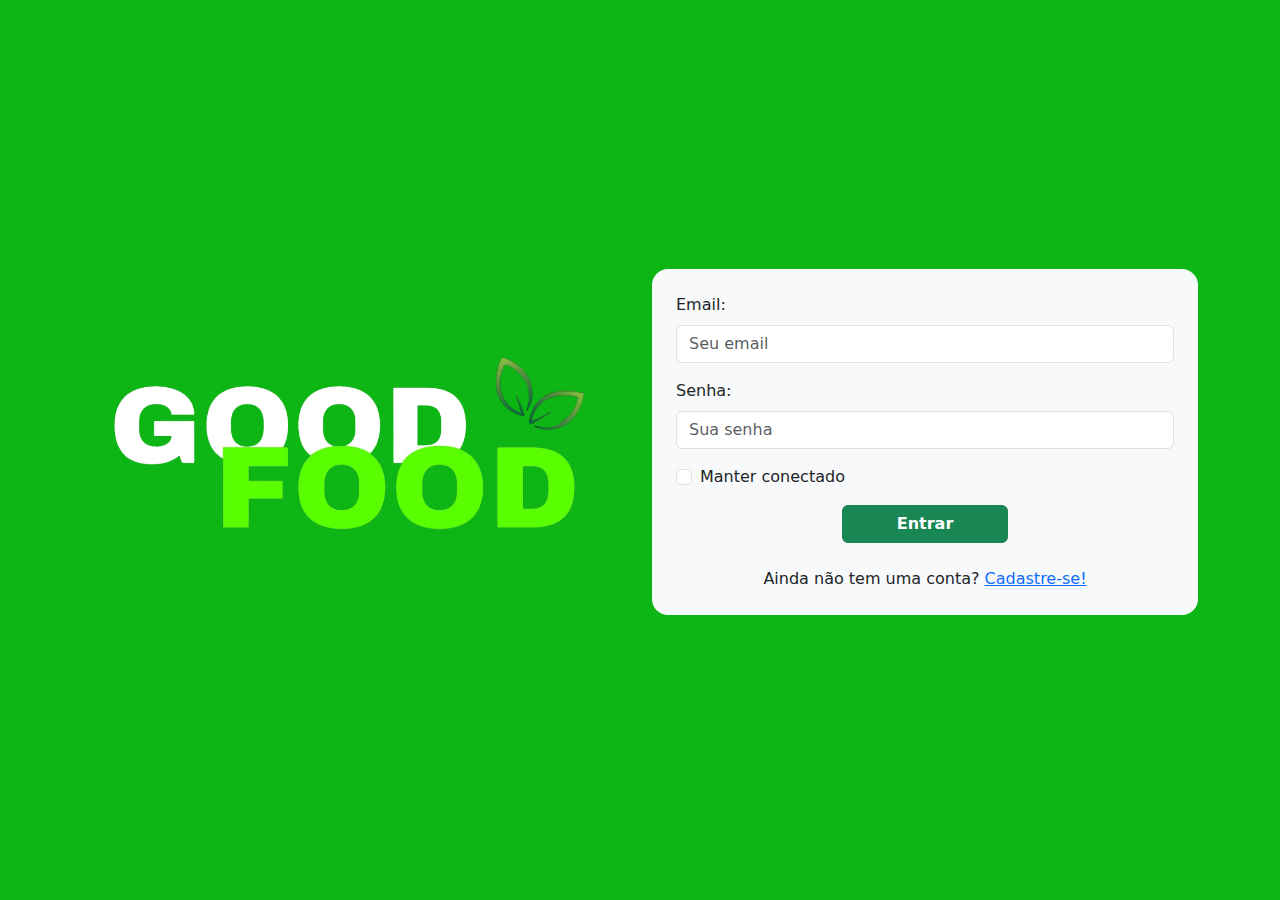
<file: index.html>
<!DOCTYPE html>
<html lang="pt-BR">

<head>
    <meta charset="UTF-8">
    <meta name="viewport" content="width=device-width, initial-scale=1.0">
    <link href="https://cdn.jsdelivr.net/npm/bootstrap@5.3.3/dist/css/bootstrap.min.css" rel="stylesheet"
        integrity="sha384-QWTKZyjpPEjISv5WaRU9OFeRpok6YctnYmDr5pNlyT2bRjXh0JMhjY6hW+ALEwIH" crossorigin="anonymous">
    <link rel="stylesheet" href="style.css">
    <title>GoodFood - Login</title>
</head>

<body class="bg-index">
    <main class="container">
        <div class="row justify-content-center align-items-center vh-100">
            <div class="col-12 col-md-6">
                <figure>
                    <img src="assets/goodfoodlogo.png" class="img-fluid" alt="Logo GoodFood" height="100%">
                </figure>
            </div>

            <div class="col-12 col-md-6">
                <form class="bg-light rounded-4 p-4 mb-3">
                    <div class="mb-3">
                        <label for="inputEmail" class="form-label">Email:</label>
                        <input type="email" class="form-control" id="inputEmail" aria-describedby="emailHelp"
                            placeholder="Seu email">
                    </div>
                    <div class="mb-3">
                        <label for="inputPassword" class="form-label">Senha:</label>
                        <input type="password" class="form-control" id="inputPassword" placeholder="Sua senha">
                    </div>
                    <div class="mb-3 form-check">
                        <input type="checkbox" class="form-check-input" id="check">
                        <label class="form-check-label" for="check">Manter conectado</label>
                    </div>
                    <div class="text-center">
                        <a href="home-client.html" class="btn btn-success fw-bold col-4">Entrar</a>
                        <div class="mt-4">
                            <span>Ainda não tem uma conta? <a href="register.html">Cadastre-se!</a></span>
                        </div>
                        <!-- <a href="home-client.html" class="btn btn-success fw-bold col-4 mt-2">Entrar como Nutricionista</a> -->
                    </div>
                </form>
            </div>
        </div>
    </main>

    <script src="https://cdn.jsdelivr.net/npm/bootstrap@5.3.3/dist/js/bootstrap.bundle.min.js"
        integrity="sha384-YvpcrYf0tY3lHB60NNkmXc5s9fDVZLESaAA55NDzOxhy9GkcIdslK1eN7N6jIeHz"
        crossorigin="anonymous"></script>
</body>

</html>
</file>
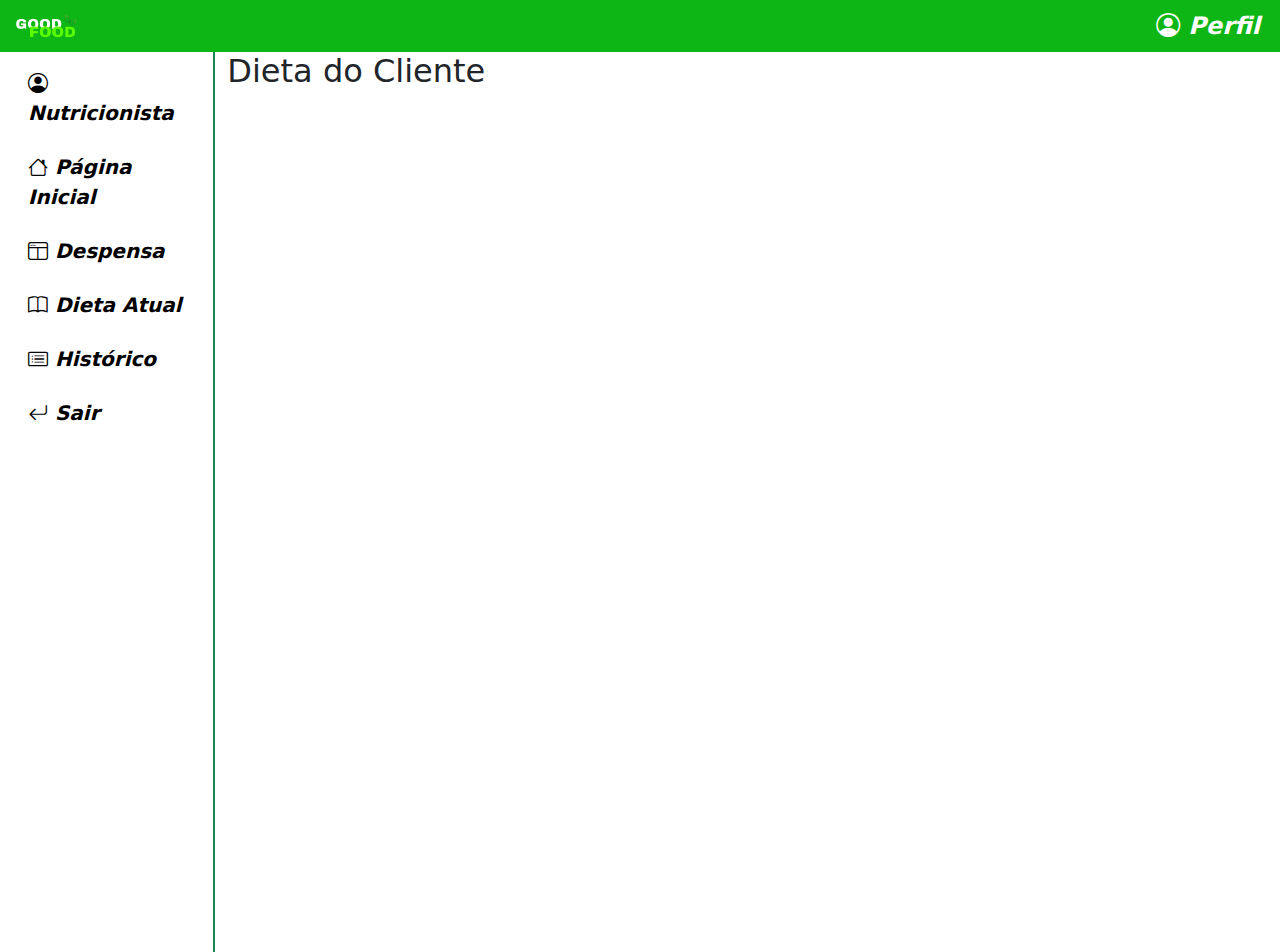
<file: diet-client.html>
<!doctype html>
<html lang="pt-BR">

<head>
    <meta charset="utf-8">
    <meta name="viewport" content="width=device-width, initial-scale=1">
    <title>GoodFood - Home</title>
    <link href="https://cdn.jsdelivr.net/npm/bootstrap@5.3.3/dist/css/bootstrap.min.css" rel="stylesheet"
        integrity="sha384-QWTKZyjpPEjISv5WaRU9OFeRpok6YctnYmDr5pNlyT2bRjXh0JMhjY6hW+ALEwIH" crossorigin="anonymous">
    <link rel="stylesheet" href="https://cdn.jsdelivr.net/npm/bootstrap-icons@1.11.3/font/bootstrap-icons.min.css">
    <link rel="stylesheet" href="style.css">
</head>

<body>
    <nav class="navbar navbar-expand-lg sticky-top" style="background-color: #0DB614;">
        <div class="container-fluid">
            <img src="assets/goodfoodlogo.png" alt="Logo da GoodFood" width="70">
            <button class="navbar-toggler" type="button" data-bs-toggle="collapse"
                data-bs-target="#navbarSupportedContent" aria-controls="navbarSupportedContent" aria-expanded="false"
                aria-label="Toggle navigation">
                <span class="navbar-toggler-icon"></span>
            </button>
            <div class="collapse navbar-collapse" id="navbarSupportedContent">
                <ul class="navbar-nav me-auto mb-2 mb-lg-0">
                </ul>
                <a class="nav-link text-black fw-semibold text-white me-2" aria-current="page" href="profile.html">
                    <i class="bi bi-person-circle fs-4"> Perfil</i>
                </a>
            </div>
        </div>
    </nav>

    <main class="container-fluid">
        <div class="row justify-content-center">
            <div class="col-md-2">
                <ul class="nav flex-column">
                    <li class="nav-item mt-2">
                        <a class="nav-link text-black fw-semibold" aria-current="page" href="nutritionist.html">
                            <i class="bi bi-person-circle fs-5"> Nutricionista</i>
                        </a>
                    </li>
                    <li class="nav-item mt-2">
                        <a class="nav-link text-black fw-semibold" href="home-client.html">
                            <i class="bi bi-house fs-5"> Página Inicial</i>
                        </a>
                    </li>
                    <li class="nav-item mt-2">
                        <a class="nav-link text-black fw-semibold" aria-current="page" href="pantry-client.html">
                            <i class="bi bi-window-split fs-5"> Despensa</i>
                        </a>
                    </li>
                    <li class="nav-item mt-2">
                        <a class="nav-link text-black fw-semibold" href="diet-client.html">
                            <i class="bi bi-book fs-5"> Dieta Atual</i>
                        </a>
                    </li>
                    <li class="nav-item mt-2">
                        <a class="nav-link text-black fw-semibold" href="history-client.html">
                            <i class="bi bi-card-list fs-5"> Histórico</i>
                        </a>
                    </li>
                    <li class="nav-item mt-2">
                        <a class="nav-link text-black fw-semibold" href="index.html">
                            <i class="bi bi-arrow-return-left fs-5"> Sair</i>
                        </a>
                    </li>
                </ul>
            </div>

            <div class="col-md-10 border-start border-success border-2 vh-100">
                <h2>Dieta do Cliente</h2> 
            </div>
        </div>

    </main>

    <script src="https://cdn.jsdelivr.net/npm/bootstrap@5.3.3/dist/js/bootstrap.bundle.min.js"
        integrity="sha384-YvpcrYf0tY3lHB60NNkmXc5s9fDVZLESaAA55NDzOxhy9GkcIdslK1eN7N6jIeHz"
        crossorigin="anonymous"></script>
</body>

</html>
</file>
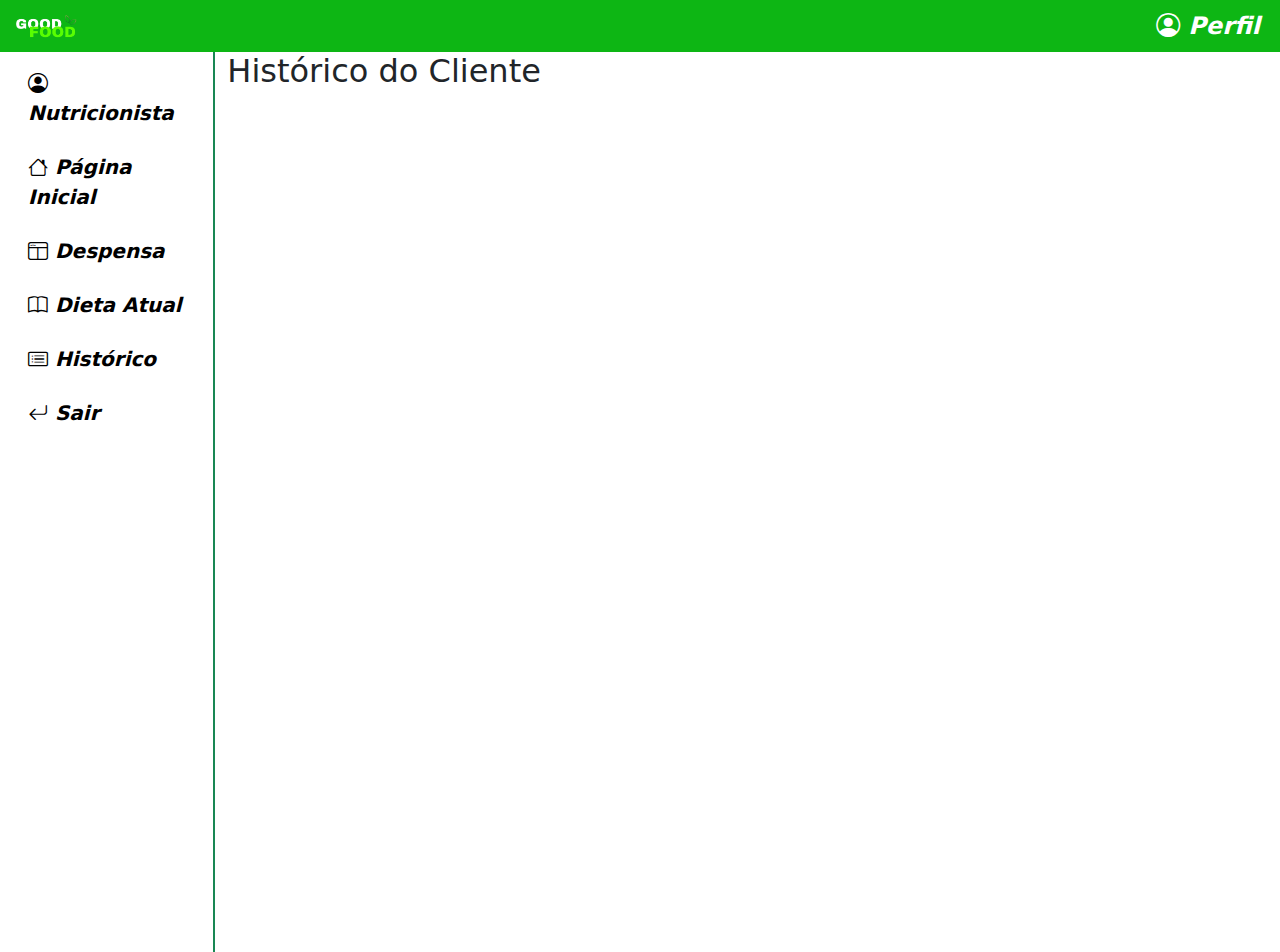
<file: history-client.html>
<!doctype html>
<html lang="pt-BR">

<head>
    <meta charset="utf-8">
    <meta name="viewport" content="width=device-width, initial-scale=1">
    <title>GoodFood - Home</title>
    <link href="https://cdn.jsdelivr.net/npm/bootstrap@5.3.3/dist/css/bootstrap.min.css" rel="stylesheet"
        integrity="sha384-QWTKZyjpPEjISv5WaRU9OFeRpok6YctnYmDr5pNlyT2bRjXh0JMhjY6hW+ALEwIH" crossorigin="anonymous">
    <link rel="stylesheet" href="https://cdn.jsdelivr.net/npm/bootstrap-icons@1.11.3/font/bootstrap-icons.min.css">
    <link rel="stylesheet" href="style.css">
</head>

<body>
    <nav class="navbar navbar-expand-lg sticky-top" style="background-color: #0DB614;">
        <div class="container-fluid">
            <img src="assets/goodfoodlogo.png" alt="Logo da GoodFood" width="70">
            <button class="navbar-toggler" type="button" data-bs-toggle="collapse"
                data-bs-target="#navbarSupportedContent" aria-controls="navbarSupportedContent" aria-expanded="false"
                aria-label="Toggle navigation">
                <span class="navbar-toggler-icon"></span>
            </button>
            <div class="collapse navbar-collapse" id="navbarSupportedContent">
                <ul class="navbar-nav me-auto mb-2 mb-lg-0">
                </ul>
                <a class="nav-link text-black fw-semibold text-white me-2" aria-current="page" href="profile.html">
                    <i class="bi bi-person-circle fs-4"> Perfil</i>
                </a>
            </div>
        </div>
    </nav>

    <main class="container-fluid">
        <div class="row justify-content-center">
            <div class="col-md-2">
                <ul class="nav flex-column">
                    <li class="nav-item mt-2">
                        <a class="nav-link text-black fw-semibold" aria-current="page" href="nutritionist.html">
                            <i class="bi bi-person-circle fs-5"> Nutricionista</i>
                        </a>
                    </li>
                    <li class="nav-item mt-2">
                        <a class="nav-link text-black fw-semibold" href="home-client.html">
                            <i class="bi bi-house fs-5"> Página Inicial</i>
                        </a>
                    </li>
                    <li class="nav-item mt-2">
                        <a class="nav-link text-black fw-semibold" aria-current="page" href="pantry-client.html">
                            <i class="bi bi-window-split fs-5"> Despensa</i>
                        </a>
                    </li>
                    <li class="nav-item mt-2">
                        <a class="nav-link text-black fw-semibold" href="diet-client.html">
                            <i class="bi bi-book fs-5"> Dieta Atual</i>
                        </a>
                    </li>
                    <li class="nav-item mt-2">
                        <a class="nav-link text-black fw-semibold" href="history-client.html">
                            <i class="bi bi-card-list fs-5"> Histórico</i>
                        </a>
                    </li>
                    <li class="nav-item mt-2">
                        <a class="nav-link text-black fw-semibold" href="index.html">
                            <i class="bi bi-arrow-return-left fs-5"> Sair</i>
                        </a>
                    </li>
                </ul>
            </div>

            <div class="col-md-10 border-start border-success border-2 vh-100">
                <h2>Histórico do Cliente</h2> 
            </div>
        </div>

    </main>

    <script src="https://cdn.jsdelivr.net/npm/bootstrap@5.3.3/dist/js/bootstrap.bundle.min.js"
        integrity="sha384-YvpcrYf0tY3lHB60NNkmXc5s9fDVZLESaAA55NDzOxhy9GkcIdslK1eN7N6jIeHz"
        crossorigin="anonymous"></script>
</body>

</html>
</file>
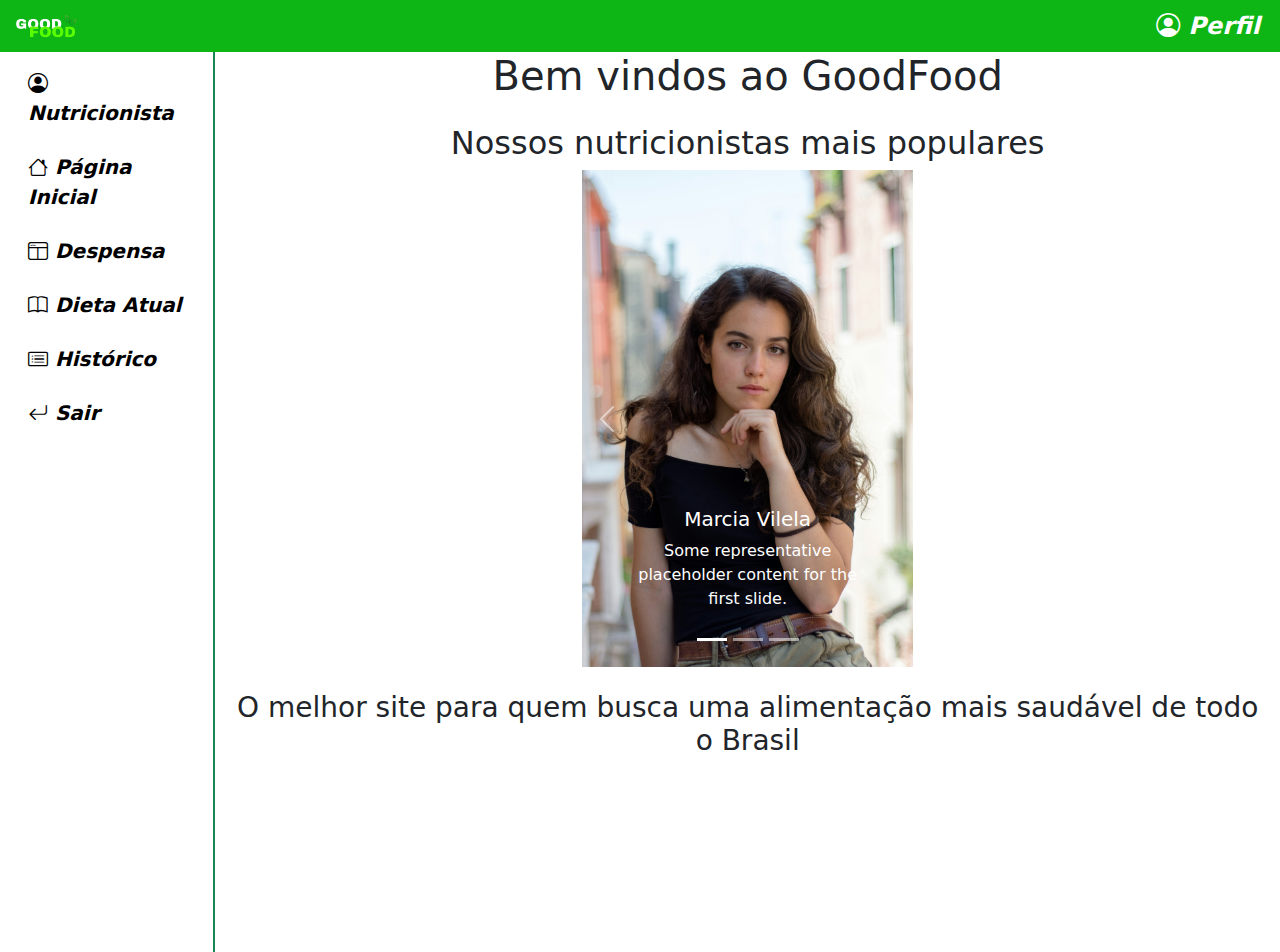
<file: home-client.html>
<!doctype html>
<html lang="pt-BR">

<head>
    <meta charset="utf-8">
    <meta name="viewport" content="width=device-width, initial-scale=1">
    <title>GoodFood - Home</title>
    <link href="https://cdn.jsdelivr.net/npm/bootstrap@5.3.3/dist/css/bootstrap.min.css" rel="stylesheet"
        integrity="sha384-QWTKZyjpPEjISv5WaRU9OFeRpok6YctnYmDr5pNlyT2bRjXh0JMhjY6hW+ALEwIH" crossorigin="anonymous">
    <link rel="stylesheet" href="https://cdn.jsdelivr.net/npm/bootstrap-icons@1.11.3/font/bootstrap-icons.min.css">
    <link rel="stylesheet" href="style.css">
</head>

<body>
    <nav class="navbar navbar-expand-lg sticky-top" style="background-color: #0DB614;">
        <div class="container-fluid">
            <img src="assets/goodfoodlogo.png" alt="Logo da GoodFood" width="70">
            <button class="navbar-toggler" type="button" data-bs-toggle="collapse"
                data-bs-target="#navbarSupportedContent" aria-controls="navbarSupportedContent" aria-expanded="false"
                aria-label="Toggle navigation">
                <span class="navbar-toggler-icon"></span>
            </button>
            <div class="collapse navbar-collapse" id="navbarSupportedContent">
                <ul class="navbar-nav me-auto mb-2 mb-lg-0">
                </ul>
                <a class="nav-link text-black fw-semibold text-white me-2" aria-current="page" href="profile.html">
                    <i class="bi bi-person-circle fs-4"> Perfil</i>
                </a>
            </div>
        </div>
    </nav>

    <main class="container-fluid">
        <div class="row justify-content-center">
            <div class="col-md-2">
                <ul class="nav flex-column">
                    <li class="nav-item mt-2">
                        <a class="nav-link text-black fw-semibold" aria-current="page" href="nutritionist.html">
                            <i class="bi bi-person-circle fs-5"> Nutricionista</i>
                        </a>
                    </li>
                    <li class="nav-item mt-2">
                        <a class="nav-link text-black fw-semibold" href="home-client.html">
                            <i class="bi bi-house fs-5"> Página Inicial</i>
                        </a>
                    </li>
                    <li class="nav-item mt-2">
                        <a class="nav-link text-black fw-semibold" aria-current="page" href="pantry-client.html">
                            <i class="bi bi-window-split fs-5"> Despensa</i>
                        </a>
                    </li>
                    <li class="nav-item mt-2">
                        <a class="nav-link text-black fw-semibold" href="diet-client.html">
                            <i class="bi bi-book fs-5"> Dieta Atual</i>
                        </a>
                    </li>
                    <li class="nav-item mt-2">
                        <a class="nav-link text-black fw-semibold" href="history-client.html">
                            <i class="bi bi-card-list fs-5"> Histórico</i>
                        </a>
                    </li>
                    <li class="nav-item mt-2">
                        <a class="nav-link text-black fw-semibold" href="index.html">
                            <i class="bi bi-arrow-return-left fs-5"> Sair</i>
                        </a>
                    </li>
                </ul>
            </div>

            <div class="col-md-10 border-start border-success border-2 vh-100">
                <header class="text-center">
                    <h1>Bem vindos ao GoodFood</h1>

                </header>
                <section class="text-center mt-4">
                    <h2>Nossos nutricionistas mais populares</h2>
                    <div class="row justify-content-center">
                        <div class="col-4">
                            <div id="carouselExampleCaptions" class="carousel slide">
                                <div class="carousel-indicators">
                                    <button type="button" data-bs-target="#carouselExampleCaptions" data-bs-slide-to="0"
                                        class="active" aria-current="true" aria-label="Slide 1"></button>
                                    <button type="button" data-bs-target="#carouselExampleCaptions" data-bs-slide-to="1"
                                        aria-label="Slide 2"></button>
                                    <button type="button" data-bs-target="#carouselExampleCaptions" data-bs-slide-to="2"
                                        aria-label="Slide 3"></button>
                                </div>
                                <div class="carousel-inner">
                                    <div class="carousel-item active">
                                        <img src="assets/marcia.jpg" class="d-block w-100" alt="...">
                                        <div class="carousel-caption d-none d-md-block">
                                            <h5>Marcia Vilela</h5>
                                            <p>Some representative placeholder content for the first slide.</p>
                                        </div>
                                    </div>
                                    <div class="carousel-item">
                                        <img src="assets/michele.jpg" class="d-block w-100" alt="...">
                                        <div class="carousel-caption d-none d-md-block">
                                            <h5>Michele Lorem</h5>
                                            <p>Some representative placeholder content for the second slide.</p>
                                        </div>
                                    </div>
                                    <div class="carousel-item">
                                        <img src="assets/gregory.jpg" class="d-block w-100" alt="...">
                                        <div class="carousel-caption d-none d-md-block">
                                            <h5>Gregory Glamstar</h5>
                                            <p>Some representative placeholder content for the third slide.</p>
                                        </div>
                                    </div>
                                </div>
                                <button class="carousel-control-prev" type="button"
                                    data-bs-target="#carouselExampleCaptions" data-bs-slide="prev">
                                    <span class="carousel-control-prev-icon" aria-hidden="true"></span>
                                    <span class="visually-hidden">Previous</span>
                                </button>
                                <button class="carousel-control-next" type="button"
                                    data-bs-target="#carouselExampleCaptions" data-bs-slide="next">
                                    <span class="carousel-control-next-icon" aria-hidden="true"></span>
                                    <span class="visually-hidden">Next</span>
                                </button>
                            </div>
                        </div>
                    </div>
                    <header class="mt-4">
                        <h3>O melhor site para quem busca uma alimentação mais saudável de todo o Brasil</h3>
                    </header>
                </section>
            </div>
        </div>

    </main>

    <script src="https://cdn.jsdelivr.net/npm/bootstrap@5.3.3/dist/js/bootstrap.bundle.min.js"
        integrity="sha384-YvpcrYf0tY3lHB60NNkmXc5s9fDVZLESaAA55NDzOxhy9GkcIdslK1eN7N6jIeHz"
        crossorigin="anonymous"></script>
</body>

</html>
</file>
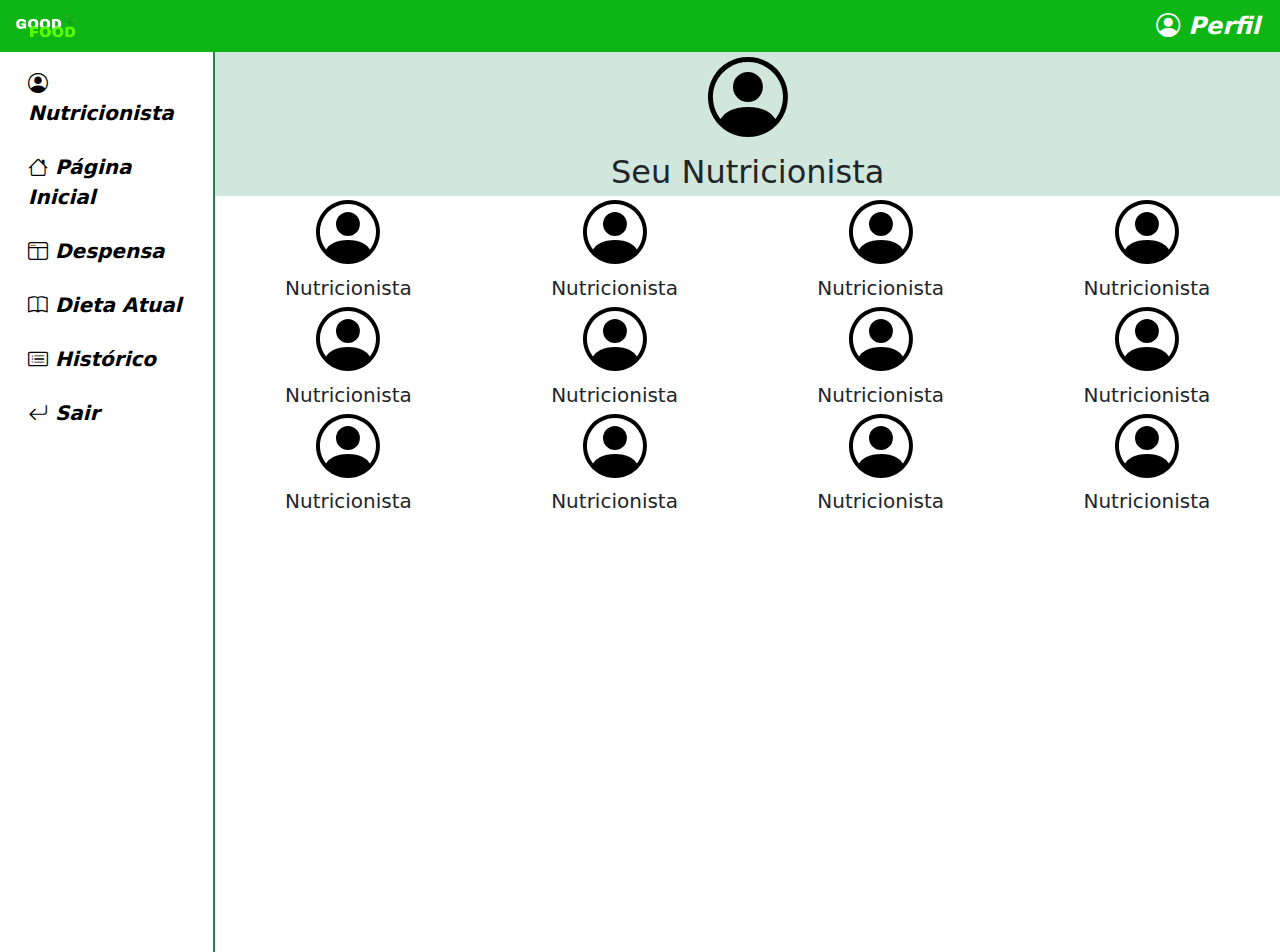
<file: nutritionist.html>
<!doctype html>
<html lang="pt-BR">

<head>
    <meta charset="utf-8">
    <meta name="viewport" content="width=device-width, initial-scale=1">
    <link href="https://cdn.jsdelivr.net/npm/bootstrap@5.3.3/dist/css/bootstrap.min.css" rel="stylesheet"
        integrity="sha384-QWTKZyjpPEjISv5WaRU9OFeRpok6YctnYmDr5pNlyT2bRjXh0JMhjY6hW+ALEwIH" crossorigin="anonymous">
    <link rel="stylesheet" href="https://cdn.jsdelivr.net/npm/bootstrap-icons@1.11.3/font/bootstrap-icons.min.css">
    <title>GoodFood - Perfil</title>
</head>

<body>
    <nav class="navbar navbar-expand-lg sticky-top" style="background-color: #0DB614;">
        <div class="container-fluid">
            <img src="assets/goodfoodlogo.png" alt="Logo da GoodFood" width="70">
            <button class="navbar-toggler" type="button" data-bs-toggle="collapse"
                data-bs-target="#navbarSupportedContent" aria-controls="navbarSupportedContent" aria-expanded="false"
                aria-label="Toggle navigation">
                <span class="navbar-toggler-icon"></span>
            </button>
            <div class="collapse navbar-collapse" id="navbarSupportedContent">
                <ul class="navbar-nav me-auto mb-2 mb-lg-0">
                </ul>
                <a class="nav-link text-black fw-semibold text-white me-2" aria-current="page" href="profile.html">
                    <i class="bi bi-person-circle fs-4"> Perfil</i>
                </a>
            </div>
        </div>
    </nav>

    <main class="container-fluid">
        <div class="row justify-content-center">
            <div class="col-md-2">
                <ul class="nav flex-column">
                    <li class="nav-item mt-2">
                        <a class="nav-link text-black fw-semibold" aria-current="page" href="nutritionist.html">
                            <i class="bi bi-person-circle fs-5"> Nutricionista</i>
                        </a>
                    </li>
                    <li class="nav-item mt-2">
                        <a class="nav-link text-black fw-semibold" href="home-client.html">
                            <i class="bi bi-house fs-5"> Página Inicial</i>
                        </a>
                    </li>
                    <li class="nav-item mt-2">
                        <a class="nav-link text-black fw-semibold" aria-current="page" href="#">
                            <i class="bi bi-window-split fs-5"> Despensa</i>
                        </a>
                    </li>
                    <li class="nav-item mt-2">
                        <a class="nav-link text-black fw-semibold" href="#">
                            <i class="bi bi-book fs-5"> Dieta Atual</i>
                        </a>
                    </li>
                    <li class="nav-item mt-2">
                        <a class="nav-link text-black fw-semibold" href="history-client.html">
                            <i class="bi bi-card-list fs-5"> Histórico</i>
                        </a>
                    </li>
                    <li class="nav-item mt-2">
                        <a class="nav-link text-black fw-semibold" href="index.html">
                            <i class="bi bi-arrow-return-left fs-5"> Sair</i>
                        </a>
                    </li>
                </ul>
            </div>

            <div class="col-md-10 border-start border-2 border-success vh-100">
                <div class="row">
                    <div class="col-12 text-center bg-success-subtle">
                        <a class="nav-link text-black fw-semibold" aria-current="page" href="nutritionist.html">
                            <i class="bi bi-person-circle display-1"></i>
                        </a>
                        <span class="fs-2">Seu Nutricionista</span>
                    </div>
                </div>

                <div class="row text-center">
                    <div class="col col-md-3">
                        <a class="nav-link text-black fw-semibold" aria-current="page" href="nutritionist.html">
                            <i class="bi bi-person-circle display-3"></i>
                        </a>
                        <span class="fs-5">Nutricionista</span>
                    </div>

                    <div class="col col-md-3">
                        <a class="nav-link text-black fw-semibold" aria-current="page" href="nutritionist.html">
                            <i class="bi bi-person-circle display-3"></i>
                        </a>
                        <span class="fs-5">Nutricionista</span>
                    </div>

                    <div class="col col-md-3">
                        <a class="nav-link text-black fw-semibold" aria-current="page" href="nutritionist.html">
                            <i class="bi bi-person-circle display-3"></i>
                        </a>
                        <span class="fs-5">Nutricionista</span>
                    </div>

                    <div class="col col-md-3">
                        <a class="nav-link text-black fw-semibold" aria-current="page" href="nutritionist.html">
                            <i class="bi bi-person-circle display-3"></i>
                        </a>
                        <span class="fs-5">Nutricionista</span>
                    </div>

                    <div class="col col-md-3">
                        <a class="nav-link text-black fw-semibold" aria-current="page" href="nutritionist.html">
                            <i class="bi bi-person-circle display-3"></i>
                        </a>
                        <span class="fs-5">Nutricionista</span>
                    </div>

                    <div class="col col-md-3">
                        <a class="nav-link text-black fw-semibold" aria-current="page" href="nutritionist.html">
                            <i class="bi bi-person-circle display-3"></i>
                        </a>
                        <span class="fs-5">Nutricionista</span>
                    </div>

                    <div class="col col-md-3">
                        <a class="nav-link text-black fw-semibold" aria-current="page" href="nutritionist.html">
                            <i class="bi bi-person-circle display-3"></i>
                        </a>
                        <span class="fs-5">Nutricionista</span>
                    </div>

                    <div class="col col-md-3">
                        <a class="nav-link text-black fw-semibold" aria-current="page" href="nutritionist.html">
                            <i class="bi bi-person-circle display-3"></i>
                        </a>
                        <span class="fs-5">Nutricionista</span>
                    </div>

                    <div class="col col-md-3">
                        <a class="nav-link text-black fw-semibold" aria-current="page" href="nutritionist.html">
                            <i class="bi bi-person-circle display-3"></i>
                        </a>
                        <span class="fs-5">Nutricionista</span>
                    </div>

                    <div class="col col-md-3">
                        <a class="nav-link text-black fw-semibold" aria-current="page" href="nutritionist.html">
                            <i class="bi bi-person-circle display-3"></i>
                        </a>
                        <span class="fs-5">Nutricionista</span>
                    </div>

                    <div class="col col-md-3">
                        <a class="nav-link text-black fw-semibold" aria-current="page" href="nutritionist.html">
                            <i class="bi bi-person-circle display-3"></i>
                        </a>
                        <span class="fs-5">Nutricionista</span>
                    </div>

                    <div class="col col-md-3">
                        <a class="nav-link text-black fw-semibold" aria-current="page" href="nutritionist.html">
                            <i class="bi bi-person-circle display-3"></i>
                        </a>
                        <span class="fs-5">Nutricionista</span>
                    </div>

                    <!-- <div class="col col-md-3">
                        <div class="card" style="width: 18rem;">
                            <img src="assets/nutri-2.jpg" class="card-img-top rounded" alt="..." width="10">
                            <div class="card-body">
                                <h5 class="card-title">Dr. Miozão</h5>
                                <p class="card-text">
                                    Trabalho há mais de 15 anos com Nutricionismo
                                </p>
                                <a href="#" class="btn btn-success">
                                    <i class="bi bi-whatsapp"></i>
                                </a>
                                <a href="#" class="btn btn-warning">
                                    <i class="bi bi-star"></i>
                                </a>
                                <a href="#" class="btn btn-dark">
                                    <i class="bi bi-chat-square-text"></i>
                                </a>

                            </div>
                        </div>
                    </div> -->
                </div>
            </div>
        </div>

    </main>

    <script src="https://cdn.jsdelivr.net/npm/bootstrap@5.3.3/dist/js/bootstrap.bundle.min.js"
        integrity="sha384-YvpcrYf0tY3lHB60NNkmXc5s9fDVZLESaAA55NDzOxhy9GkcIdslK1eN7N6jIeHz"
        crossorigin="anonymous"></script>
</body>

</html>
</file>
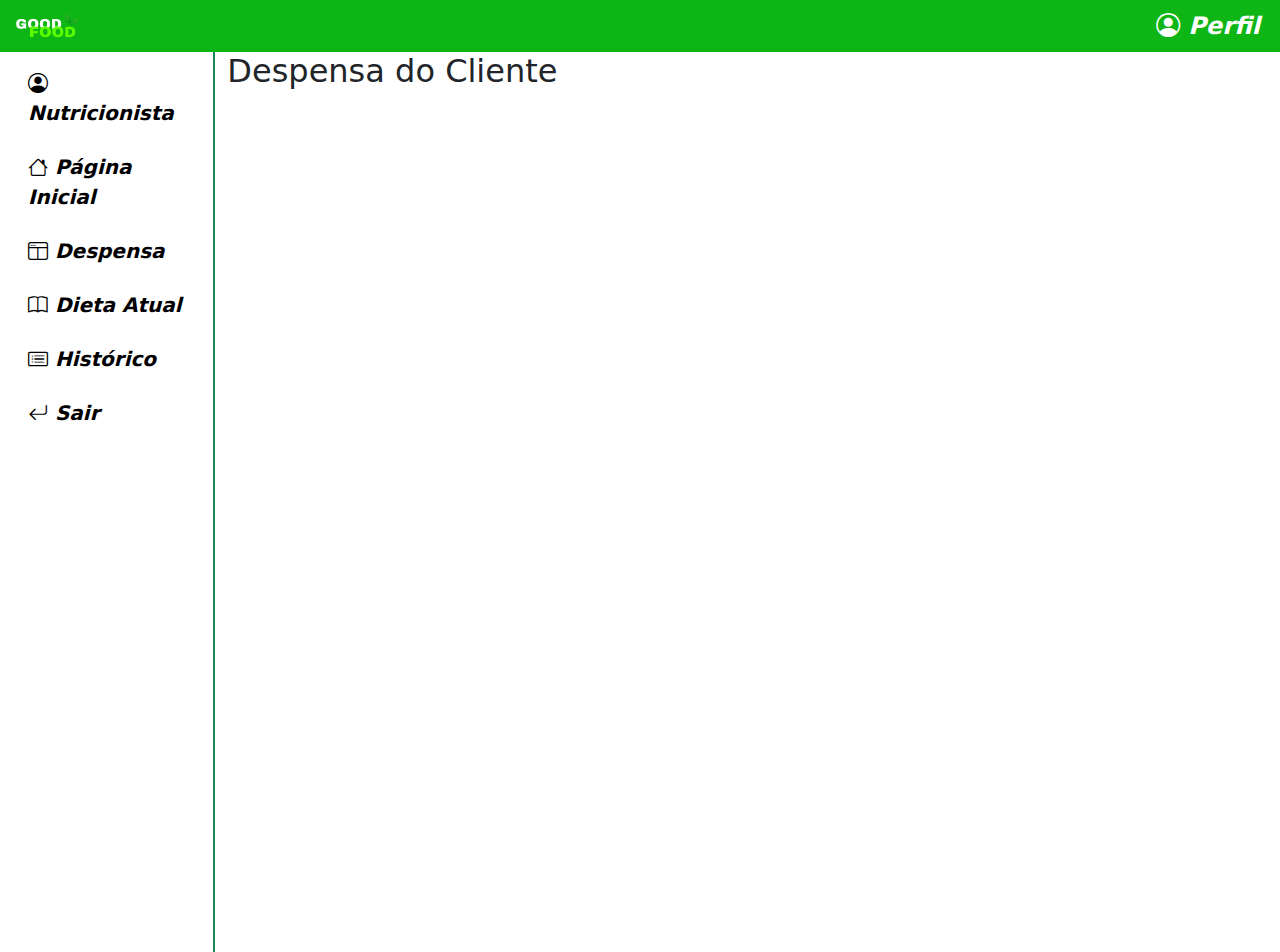
<file: pantry-client.html>
<!doctype html>
<html lang="pt-BR">

<head>
    <meta charset="utf-8">
    <meta name="viewport" content="width=device-width, initial-scale=1">
    <title>GoodFood - Home</title>
    <link href="https://cdn.jsdelivr.net/npm/bootstrap@5.3.3/dist/css/bootstrap.min.css" rel="stylesheet"
        integrity="sha384-QWTKZyjpPEjISv5WaRU9OFeRpok6YctnYmDr5pNlyT2bRjXh0JMhjY6hW+ALEwIH" crossorigin="anonymous">
    <link rel="stylesheet" href="https://cdn.jsdelivr.net/npm/bootstrap-icons@1.11.3/font/bootstrap-icons.min.css">
    <link rel="stylesheet" href="style.css">
</head>

<body>
    <nav class="navbar navbar-expand-lg sticky-top" style="background-color: #0DB614;">
        <div class="container-fluid">
            <img src="assets/goodfoodlogo.png" alt="Logo da GoodFood" width="70">
            <button class="navbar-toggler" type="button" data-bs-toggle="collapse"
                data-bs-target="#navbarSupportedContent" aria-controls="navbarSupportedContent" aria-expanded="false"
                aria-label="Toggle navigation">
                <span class="navbar-toggler-icon"></span>
            </button>
            <div class="collapse navbar-collapse" id="navbarSupportedContent">
                <ul class="navbar-nav me-auto mb-2 mb-lg-0">
                </ul>
                <a class="nav-link text-black fw-semibold text-white me-2" aria-current="page" href="profile.html">
                    <i class="bi bi-person-circle fs-4"> Perfil</i>
                </a>
            </div>
        </div>
    </nav>

    <main class="container-fluid">
        <div class="row justify-content-center">
            <div class="col-md-2">
                <ul class="nav flex-column">
                    <li class="nav-item mt-2">
                        <a class="nav-link text-black fw-semibold" aria-current="page" href="nutritionist.html">
                            <i class="bi bi-person-circle fs-5"> Nutricionista</i>
                        </a>
                    </li>
                    <li class="nav-item mt-2">
                        <a class="nav-link text-black fw-semibold" href="home-client.html">
                            <i class="bi bi-house fs-5"> Página Inicial</i>
                        </a>
                    </li>
                    <li class="nav-item mt-2">
                        <a class="nav-link text-black fw-semibold" aria-current="page" href="pantry-client.html">
                            <i class="bi bi-window-split fs-5"> Despensa</i>
                        </a>
                    </li>
                    <li class="nav-item mt-2">
                        <a class="nav-link text-black fw-semibold" href="diet-client.html">
                            <i class="bi bi-book fs-5"> Dieta Atual</i>
                        </a>
                    </li>
                    <li class="nav-item mt-2">
                        <a class="nav-link text-black fw-semibold" href="history-client.html">
                            <i class="bi bi-card-list fs-5"> Histórico</i>
                        </a>
                    </li>
                    <li class="nav-item mt-2">
                        <a class="nav-link text-black fw-semibold" href="index.html">
                            <i class="bi bi-arrow-return-left fs-5"> Sair</i>
                        </a>
                    </li>
                </ul>
            </div>

            <div class="col-md-10 border-start border-success border-2 vh-100">
                <h2>Despensa do Cliente</h2> 
            </div>
        </div>

    </main>

    <script src="https://cdn.jsdelivr.net/npm/bootstrap@5.3.3/dist/js/bootstrap.bundle.min.js"
        integrity="sha384-YvpcrYf0tY3lHB60NNkmXc5s9fDVZLESaAA55NDzOxhy9GkcIdslK1eN7N6jIeHz"
        crossorigin="anonymous"></script>
</body>

</html>
</file>
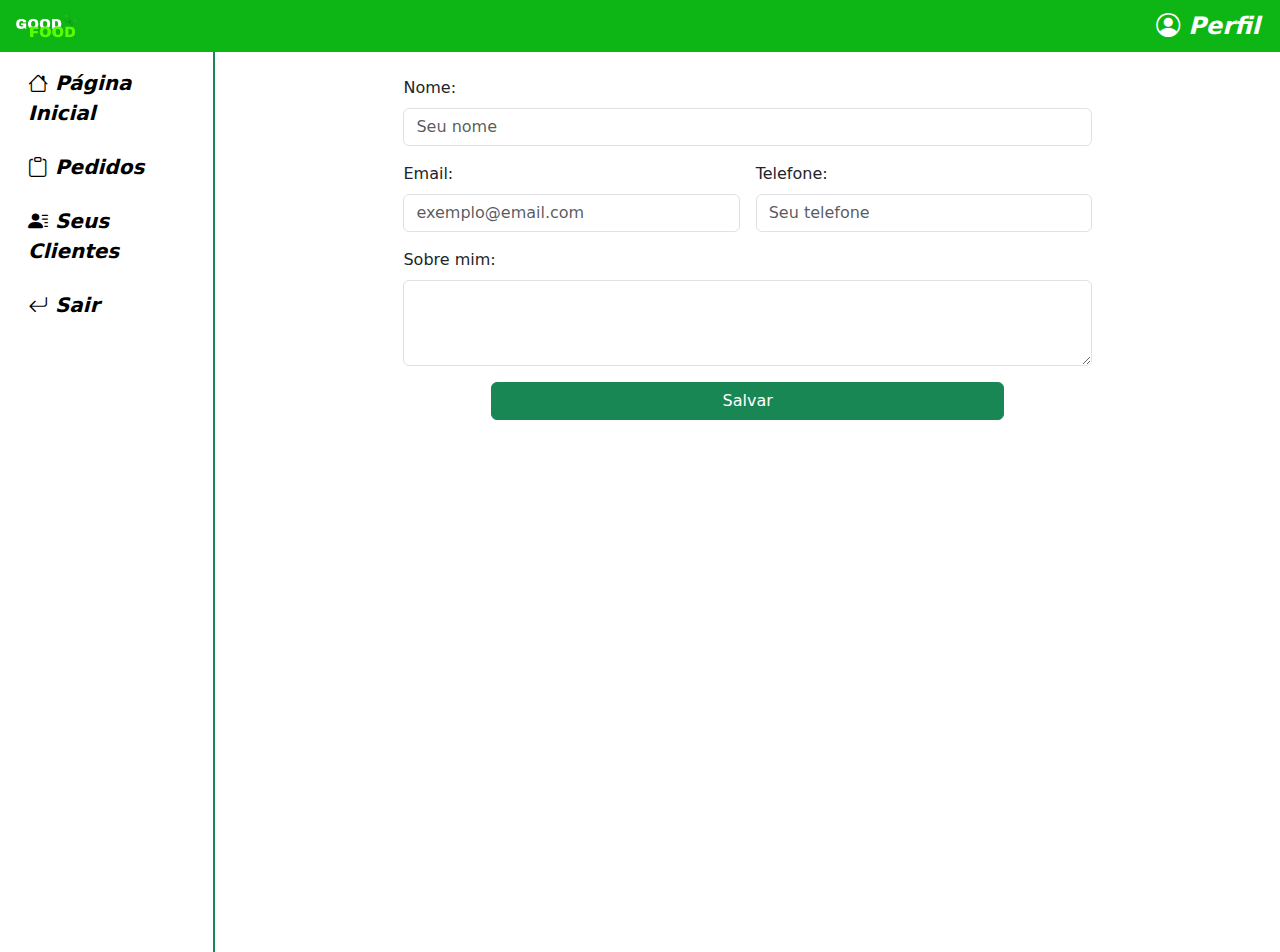
<file: profile-nutritionist.html>
<!doctype html>
<html lang="pt-BR">

<head>
    <meta charset="utf-8">
    <meta name="viewport" content="width=device-width, initial-scale=1">
    <title>GoodFood - Home</title>
    <link href="https://cdn.jsdelivr.net/npm/bootstrap@5.3.3/dist/css/bootstrap.min.css" rel="stylesheet"
        integrity="sha384-QWTKZyjpPEjISv5WaRU9OFeRpok6YctnYmDr5pNlyT2bRjXh0JMhjY6hW+ALEwIH" crossorigin="anonymous">
    <link rel="stylesheet" href="https://cdn.jsdelivr.net/npm/bootstrap-icons@1.11.3/font/bootstrap-icons.min.css">
    <link rel="stylesheet" href="style.css">
</head>

<body>
    <nav class="navbar navbar-expand-lg sticky-top" style="background-color: #0DB614;">
        <div class="container-fluid">
            <img src="assets/goodfoodlogo.png" alt="Logo da GoodFood" width="70">
            <button class="navbar-toggler" type="button" data-bs-toggle="collapse"
                data-bs-target="#navbarSupportedContent" aria-controls="navbarSupportedContent" aria-expanded="false"
                aria-label="Toggle navigation">
                <span class="navbar-toggler-icon"></span>
            </button>
            <div class="collapse navbar-collapse" id="navbarSupportedContent">
                <ul class="navbar-nav me-auto mb-2 mb-lg-0">
                </ul>
                <a class="nav-link text-black fw-semibold text-white me-2" aria-current="page" href="profile.html">
                    <i class="bi bi-person-circle fs-4"> Perfil</i>
                </a>
            </div>
        </div>
    </nav>

    <main class="container-fluid">
        <div class="row row justify-content-center">
            <div class="col-md-2">
                <ul class="nav flex-column">
                    <li class="nav-item mt-2">
                        <a class="nav-link text-black fw-semibold" href="home-client.html">
                            <i class="bi bi-house fs-5"> Página Inicial</i>
                        </a>
                    </li>
                    <li class="nav-item mt-2">
                        <a class="nav-link text-black fw-semibold" aria-current="page" href="nutritionist.html">
                            <i class="bi bi-clipboard fs-5"> Pedidos</i>
                        </a>
                    </li>
                    </li>
                    <li class="nav-item mt-2">
                        <a class="nav-link text-black fw-semibold" href="#">
                            <i class="bi bi-person-lines-fill fs-5"> Seus Clientes</i>
                        </a>
                    </li>
                    <li class="nav-item mt-2">
                        <a class="nav-link text-black fw-semibold" href="#">
                            <i class="bi bi-arrow-return-left fs-5"> Sair</i>
                        </a>
                    </li>
                </ul>
            </div>

            <div class="col-md-10 border-start border-success border-2 vh-100">
                <form class="row g-3 text-start mt-2">
                    <div class="col-12 col-md-8 offset-md-2">
                        <label for="inputNome" class="form-label">Nome:</label>
                        <input type="text" class="form-control" id="inputNome" placeholder="Seu nome">
                    </div>

                    <div class="col-12 col-md-8 offset-md-2 offset-lg-2 col-lg-4">
                        <label for="inputEmail" class="form-label">Email:</label>
                        <input type="email" class="form-control" id="inputEmail" placeholder="exemplo@email.com">
                    </div>

                    <div class="col-12 offset-0 col-md-8 offset-md-2 col-lg-4 offset-lg-0">
                        <label for="inputTelefone" class="form-label">Telefone:</label>
                        <input type="text" class="form-control" id="inputTelefone" placeholder="Seu telefone">
                    </div>

                    <div class="col-12 col-md-8 offset-md-2">
                        <label for="inputDescription" class="form-label">Sobre mim:</label>
                        <textarea class="form-control" id="inputDescription" rows="3"></textarea>
                    </div>

                    <div class="d-grid col-6 mx-auto mt-3 mb-3">
                        <button class="btn btn-success" type="button">Salvar</button>
                    </div>

                </form>
            </div>
        </div>

    </main>

    <script src="https://cdn.jsdelivr.net/npm/bootstrap@5.3.3/dist/js/bootstrap.bundle.min.js"
        integrity="sha384-YvpcrYf0tY3lHB60NNkmXc5s9fDVZLESaAA55NDzOxhy9GkcIdslK1eN7N6jIeHz"
        crossorigin="anonymous"></script>
</body>

</html>
</file>
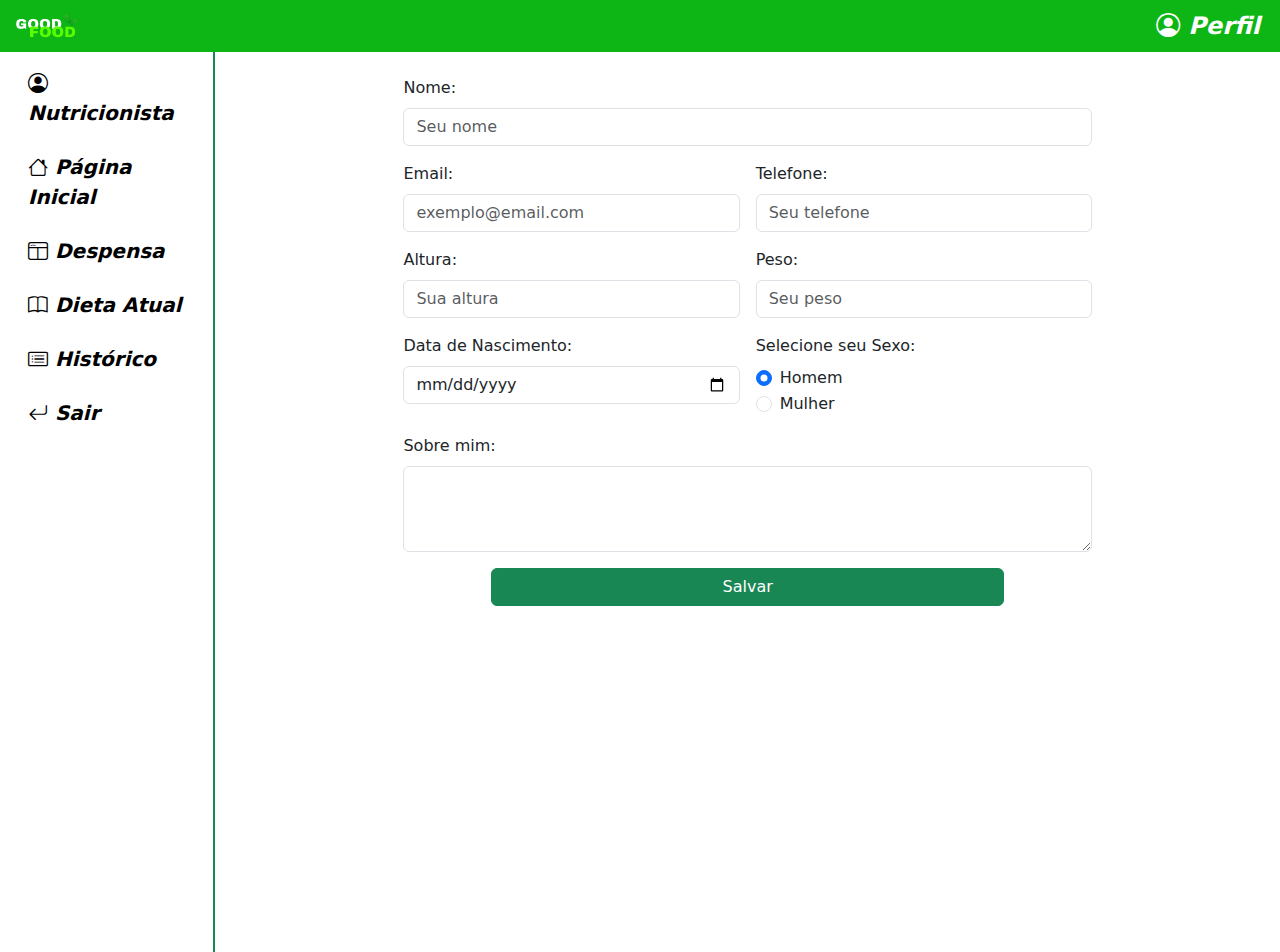
<file: profile.html>
<!doctype html>
<html lang="pt-BR">

<head>
  <meta charset="utf-8">
  <meta name="viewport" content="width=device-width, initial-scale=1">
  <link href="https://cdn.jsdelivr.net/npm/bootstrap@5.3.3/dist/css/bootstrap.min.css" rel="stylesheet"
    integrity="sha384-QWTKZyjpPEjISv5WaRU9OFeRpok6YctnYmDr5pNlyT2bRjXh0JMhjY6hW+ALEwIH" crossorigin="anonymous">
  <link rel="stylesheet" href="https://cdn.jsdelivr.net/npm/bootstrap-icons@1.11.3/font/bootstrap-icons.min.css">
  <title>GoodFood - Perfil</title>
</head>

<body>
  <nav class="navbar navbar-expand-lg sticky-top" style="background-color: #0DB614;">
    <div class="container-fluid">
      <img src="assets/goodfoodlogo.png" alt="Logo da GoodFood" width="70">
      <button class="navbar-toggler" type="button" data-bs-toggle="collapse" data-bs-target="#navbarSupportedContent"
        aria-controls="navbarSupportedContent" aria-expanded="false" aria-label="Toggle navigation">
        <span class="navbar-toggler-icon"></span>
      </button>
      <div class="collapse navbar-collapse" id="navbarSupportedContent">
        <ul class="navbar-nav me-auto mb-2 mb-lg-0">
        </ul>
        <a class="nav-link text-black fw-semibold text-white me-2" aria-current="page" href="profile.html">
          <i class="bi bi-person-circle fs-4"> Perfil</i>
        </a>
      </div>
    </div>
  </nav>

  <main class="container-fluid">
    <div class="row justify-content-center">
      <div class="col-md-2">
        <ul class="nav flex-column">
          <li class="nav-item mt-2">
            <a class="nav-link text-black fw-semibold" aria-current="page" href="nutritionist.html">
              <i class="bi bi-person-circle fs-5"> Nutricionista</i>
            </a>
          </li>
          <li class="nav-item mt-2">
            <a class="nav-link text-black fw-semibold" href="home-client.html">
              <i class="bi bi-house fs-5"> Página Inicial</i>
            </a>
          </li>
          <li class="nav-item mt-2">
            <a class="nav-link text-black fw-semibold" aria-current="page" href="pantry-client.html">
              <i class="bi bi-window-split fs-5"> Despensa</i>
            </a>
          </li>
          <li class="nav-item mt-2">
            <a class="nav-link text-black fw-semibold" href="diet-client.html">
              <i class="bi bi-book fs-5"> Dieta Atual</i>
            </a>
          </li>
          <li class="nav-item mt-2">
            <a class="nav-link text-black fw-semibold" href="history-client.html">
              <i class="bi bi-card-list fs-5"> Histórico</i>
            </a>
          </li>
          <li class="nav-item mt-2">
            <a class="nav-link text-black fw-semibold" href="index.html">
              <i class="bi bi-arrow-return-left fs-5"> Sair</i>
            </a>
          </li>
        </ul>
      </div>

      <div class="col-md-10 border-start border-2 border-success vh-100">
        <form class="row g-3 text-start mt-2">
          <div class="col-12 col-md-8 offset-md-2">
            <label for="inputNome" class="form-label">Nome:</label>
            <input type="text" class="form-control" id="inputNome" placeholder="Seu nome">
          </div>

          <div class="col-12 col-md-8 offset-md-2 offset-lg-2 col-lg-4">
            <label for="inputEmail" class="form-label">Email:</label>
            <input type="email" class="form-control" id="inputEmail" placeholder="exemplo@email.com">
          </div>

          <div class="col-12 offset-0 col-md-8 offset-md-2 col-lg-4 offset-lg-0">
            <label for="inputTelefone" class="form-label">Telefone:</label>
            <input type="text" class="form-control" id="inputTelefone" placeholder="Seu telefone">
          </div>

          <div class="col-12 col-md-8 offset-md-2 offset-lg-2 col-lg-4">
            <label for="inputHigh" class="form-label">Altura:</label>
            <input type="text" class="form-control" id="inputHigh" placeholder="Sua altura">
          </div>

          <div class="col-12 offset-0 col-md-8 offset-md-2 col-lg-4 offset-lg-0">
            <label for="inputWeight" class="form-label">Peso:</label>
            <input type="text" class="form-control" id="inputWeight" placeholder="Seu peso">
          </div>

          <div class="col-12 col-md-8 offset-md-2 offset-lg-2 col-lg-4">
            <label for="inputHigh" class="form-label">Data de Nascimento:</label>
            <input type="date" class="form-control" id="inputHigh">
          </div>

          <div class="col-12 offset-0 col-md-8 offset-md-2 col-lg-4 offset-lg-0">
            <span class="form-label">Selecione seu Sexo:</span>
            <div class="form-check mt-2">
              <input class="form-check-input" type="radio" name="flexRadioUser" id="flexRadioMan" checked>
              <label class="form-check-label" for="flexRadioMan">
                Homem
              </label>
            </div>

            <div class="form-check">
              <input class="form-check-input" type="radio" name="flexRadioUser" id="flexRadioWoman">
              <label class="form-check-label" for="flexRadioWoman">
                Mulher
              </label>
            </div>
          </div>

          <div class="col-12 col-md-8 offset-md-2">
            <label for="inputDescription" class="form-label">Sobre mim:</label>
            <textarea class="form-control" id="inputDescription" rows="3"></textarea>
          </div>

          <div class="d-grid col-6 mx-auto mt-3 mb-3">
            <button class="btn btn-success" type="button">Salvar</button>
          </div>

        </form>

      </div>
    </div>

  </main>

  <script src="https://cdn.jsdelivr.net/npm/bootstrap@5.3.3/dist/js/bootstrap.bundle.min.js"
    integrity="sha384-YvpcrYf0tY3lHB60NNkmXc5s9fDVZLESaAA55NDzOxhy9GkcIdslK1eN7N6jIeHz"
    crossorigin="anonymous"></script>
</body>

</html>
</file>
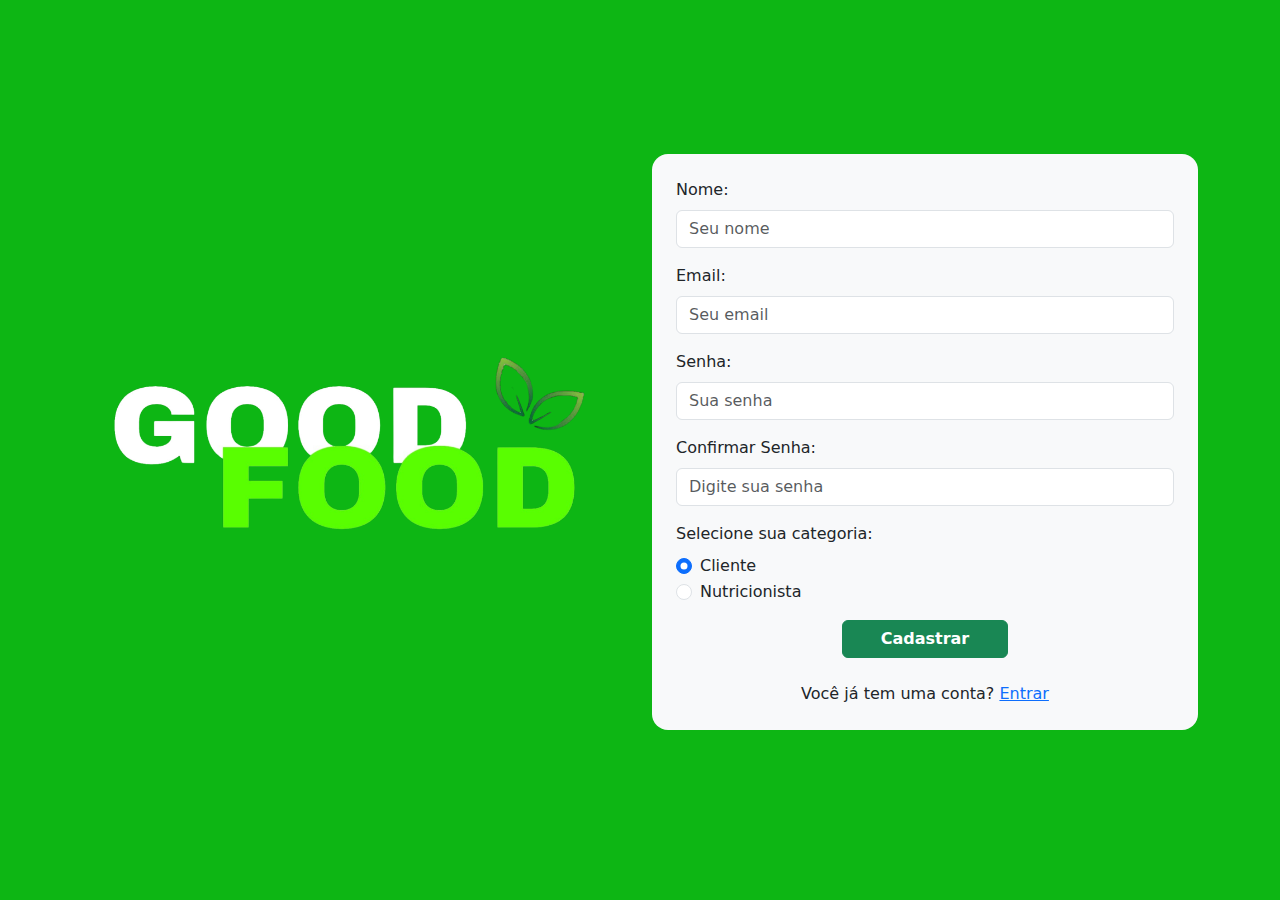
<file: register.html>
<!DOCTYPE html>
<html lang="pt-BR">

<head>
    <meta charset="UTF-8">
    <meta name="viewport" content="width=device-width, initial-scale=1.0">
    <link href="https://cdn.jsdelivr.net/npm/bootstrap@5.3.3/dist/css/bootstrap.min.css" rel="stylesheet"
        integrity="sha384-QWTKZyjpPEjISv5WaRU9OFeRpok6YctnYmDr5pNlyT2bRjXh0JMhjY6hW+ALEwIH" crossorigin="anonymous">
    <link rel="stylesheet" href="style.css">
    <title>GoodFood - Cadastro</title>
</head>

<body class="bg-register">
    <main class="container">
        <div class="row justify-content-center align-items-center vh-100">
            <div class="col-12 col-md-6">
                <figure>
                    <img src="assets/goodfoodlogo.png" class="img-fluid" alt="Logo GoodFood" height="100%">
                </figure>
            </div>

            <div class="col-12 col-md-6">
                <form class="bg-light rounded-4 p-4 mb-3">
                    <div class="mb-3">
                        <label for="inputName" class="form-label">Nome:</label>
                        <input type="text" class="form-control" id="inputNAme" aria-describedby="nameHelp"
                            placeholder="Seu nome">
                    </div>
                    <div class="mb-3">
                        <label for="inputEmail" class="form-label">Email:</label>
                        <input type="email" class="form-control" id="inputEmail" aria-describedby="emailHelp"
                            placeholder="Seu email">
                    </div>
                    <div class="mb-3">
                        <label for="inputPassword" class="form-label">Senha:</label>
                        <input type="password" class="form-control" id="inputPassword" placeholder="Sua senha">
                    </div>
                    <div class="mb-3">
                        <label for="inputConfirmPassword" class="form-label">Confirmar Senha:</label>
                        <input type="password" class="form-control" id="inputConfirmPassword"
                            placeholder="Digite sua senha">
                    </div>

                    <div class="mb-3">
                        <span class="form-label">Selecione sua categoria:</span>

                        <div class="form-check mt-2">
                            <input class="form-check-input" type="radio" name="flexRadioUser" id="flexRadioClient"
                                checked>
                            <label class="form-check-label" for="flexRadioClient">
                                Cliente
                            </label>
                        </div>

                        <div class="form-check">
                            <input class="form-check-input" type="radio" name="flexRadioUser" id="flexRadioNutritionist">
                            <label class="form-check-label" for="flexRadioNutritionist">
                                Nutricionista
                            </label>
                        </div>    
                    </div>

                    <div class="text-center">
                        <button type="button" class="btn btn-success fw-bold col-4">Cadastrar</button>
                        <div class="mt-4">
                            <span>Você já tem uma conta? <a href="index.html">Entrar</a></span>
                        </div>
                    </div>
                </form>
            </div>
        </div>
    </main>

    <script src="https://cdn.jsdelivr.net/npm/bootstrap@5.3.3/dist/js/bootstrap.bundle.min.js"
        integrity="sha384-YvpcrYf0tY3lHB60NNkmXc5s9fDVZLESaAA55NDzOxhy9GkcIdslK1eN7N6jIeHz"
        crossorigin="anonymous"></script>
</body>

</html>
</file>
<file: style.css>
.bg-index, .bg-register {
    background-color: #0DB614;
}
</file>
